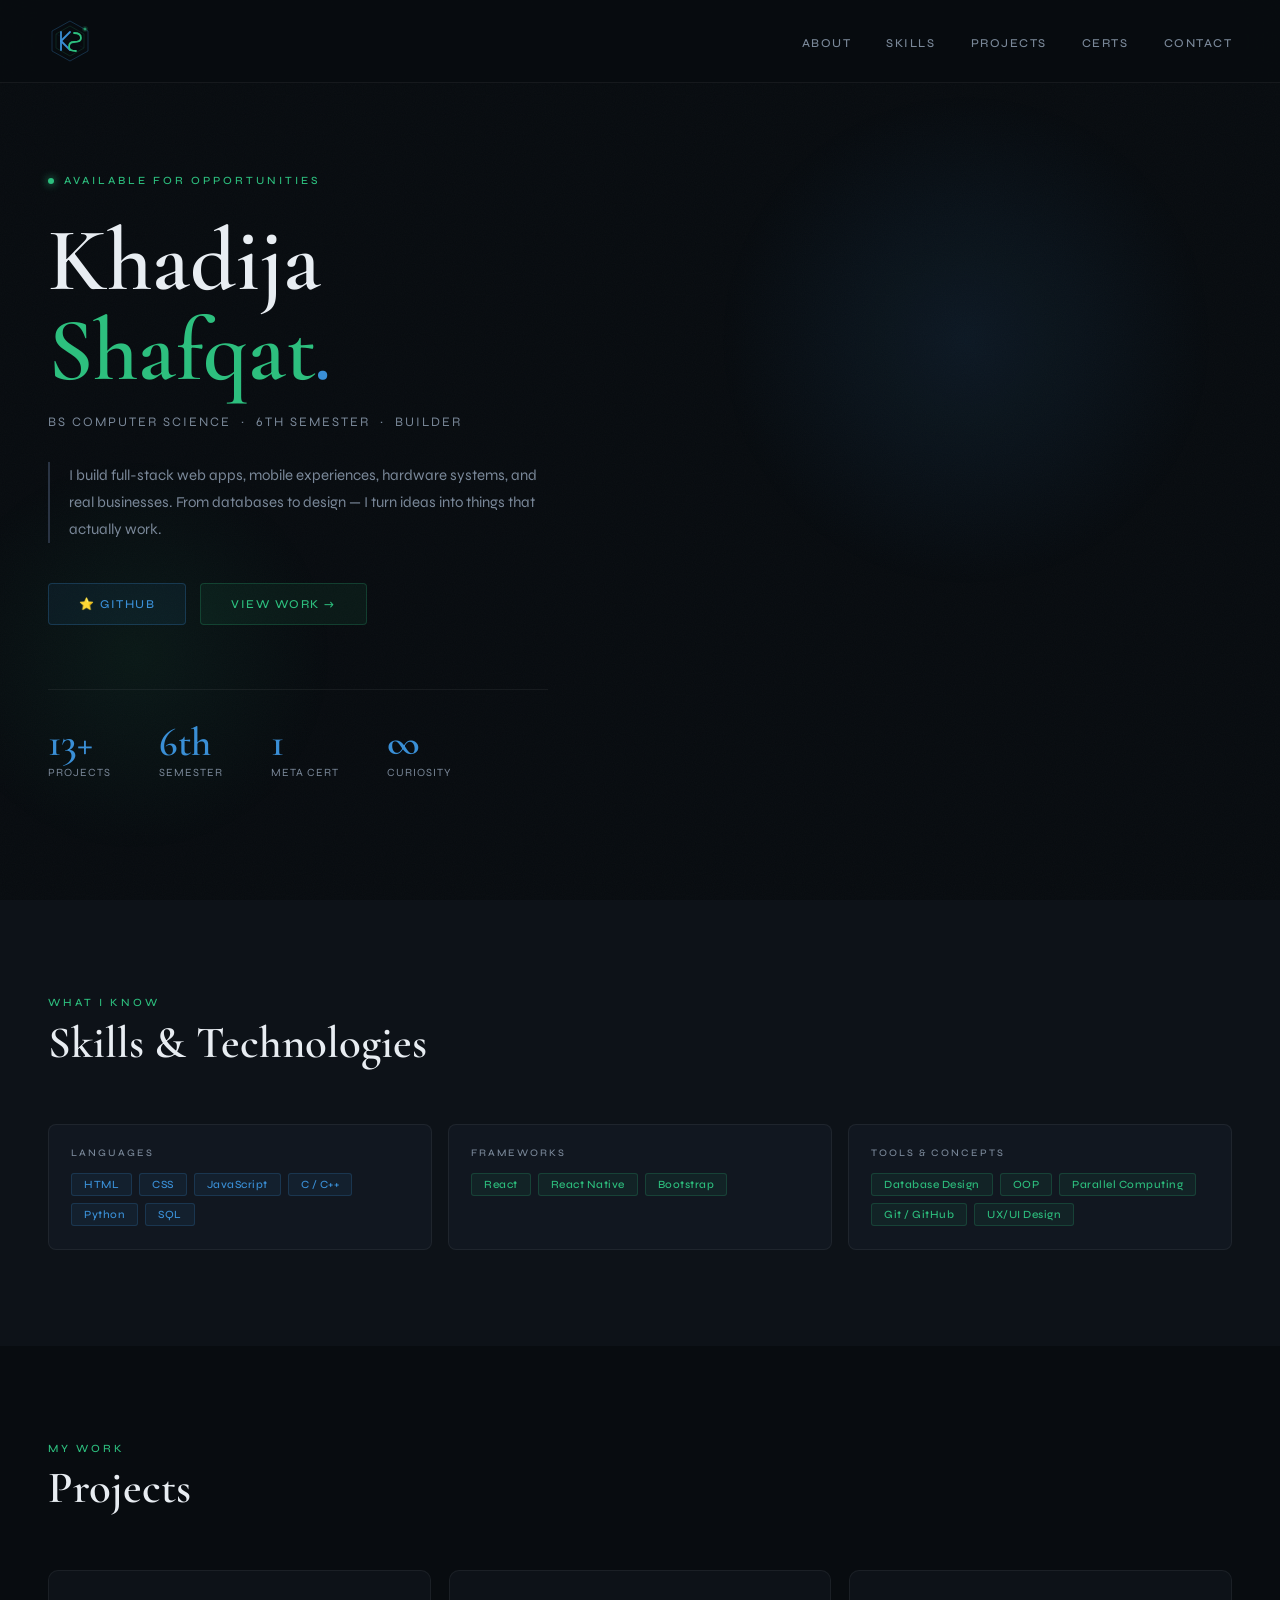
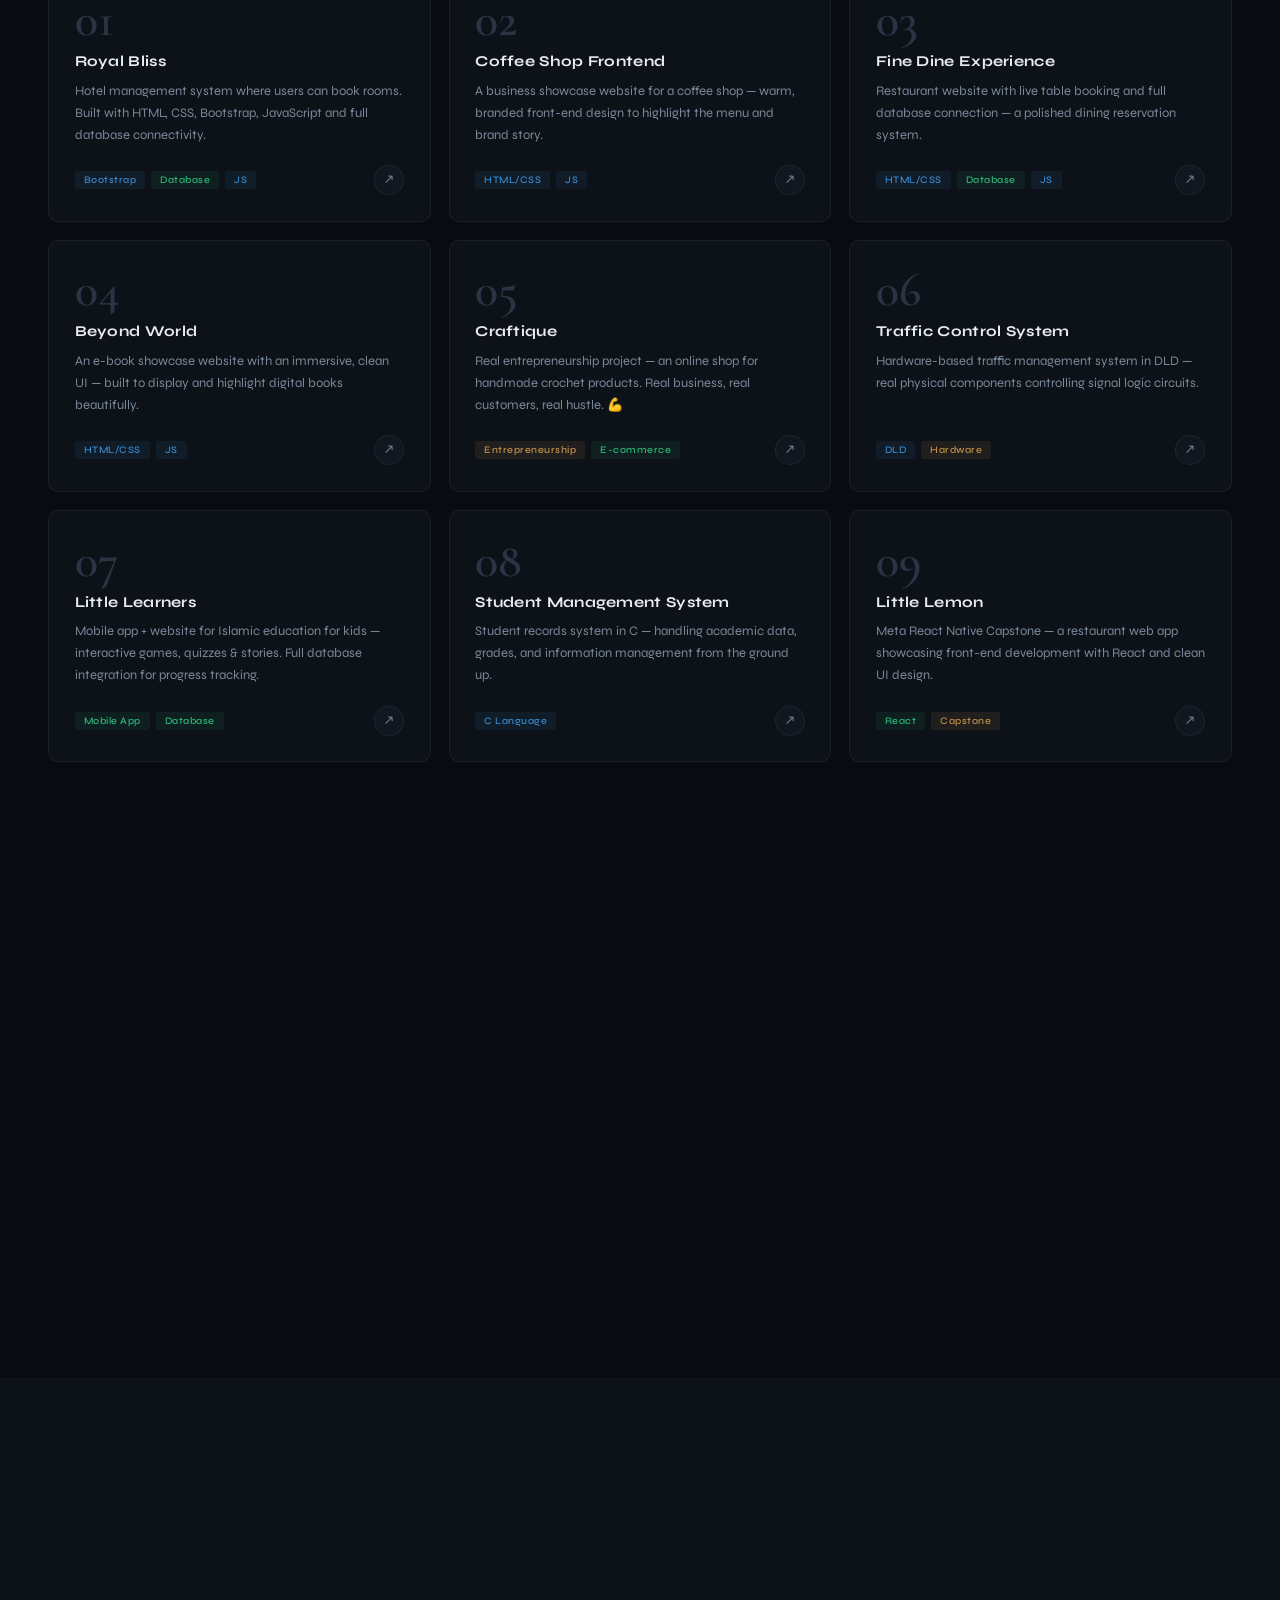
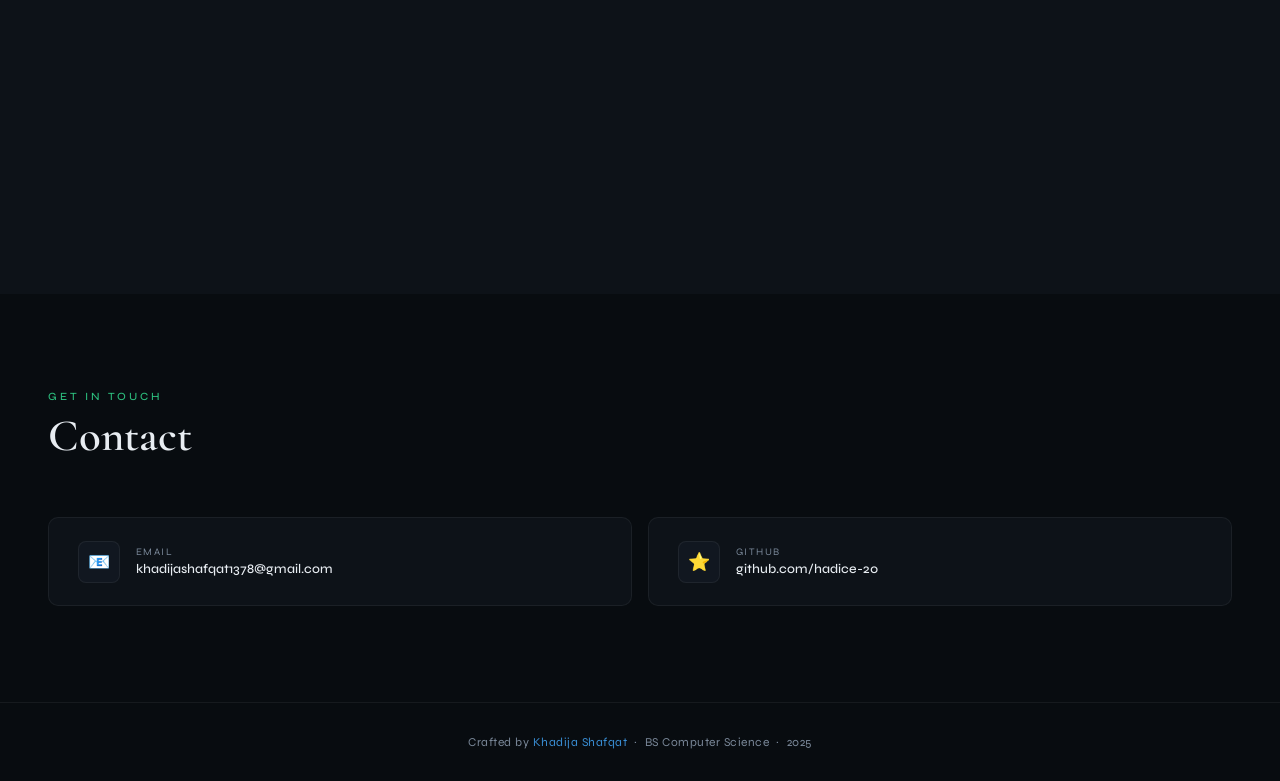
<file: index.html>
<!DOCTYPE html>
<html lang="en">
<head>
<meta charset="UTF-8">
<meta name="viewport" content="width=device-width, initial-scale=1.0">
<title>Khadija Shafqat — Portfolio</title>
<link href="https://fonts.googleapis.com/css2?family=Cormorant+Garamond:ital,wght@0,400;0,600;1,400;1,600&family=Syne:wght@400;500;700&display=swap" rel="stylesheet">
<style>
  :root {
    --bg: #080C10;
    --bg2: #0D1218;
    --bg3: #111720;
    --blue: #3A8FD6;
    --blue-glow: rgba(58,143,214,0.18);
    --blue-dim: rgba(58,143,214,0.08);
    --green: #2DBF7E;
    --green-glow: rgba(45,191,126,0.15);
    --green-dim: rgba(45,191,126,0.07);
    --gold: #C9954A;
    --text: #E8EDF2;
    --muted: #7A8899;
    --faint: #2A3444;
    --border: rgba(255,255,255,0.06);
    --border-blue: rgba(58,143,214,0.25);
    --border-green: rgba(45,191,126,0.22);
  }
  *, *::before, *::after { box-sizing: border-box; margin: 0; padding: 0; }
  html { scroll-behavior: smooth; }
  body {
    font-family: 'Syne', sans-serif;
    background: var(--bg);
    color: var(--text);
    overflow-x: hidden;
  }

  /* SCROLLBAR */
  ::-webkit-scrollbar { width: 4px; }
  ::-webkit-scrollbar-track { background: var(--bg); }
  ::-webkit-scrollbar-thumb { background: var(--blue); border-radius: 2px; }

  /* NAV */
  nav {
    position: fixed; top: 0; left: 0; right: 0; z-index: 100;
    display: flex; align-items: center; justify-content: space-between;
    padding: 1.2rem 3rem;
    background: rgba(8,12,16,0.85);
    backdrop-filter: blur(20px);
    border-bottom: 1px solid var(--border);
  }

  /* KS LOGO */
  .nav-logo {
    text-decoration: none;
    display: flex; align-items: center; justify-content: center;
    width: 44px; height: 44px;
    position: relative;
  }
  .ks-svg { width: 44px; height: 44px; }

  .nav-links { display: flex; gap: 2.2rem; list-style: none; }
  .nav-links a {
    font-size: 12px; font-weight: 500; letter-spacing: 1.5px;
    text-transform: uppercase;
    color: var(--muted); text-decoration: none;
    transition: color 0.2s;
  }
  .nav-links a:hover { color: var(--blue); }

  /* NOISE OVERLAY */
  body::before {
    content: '';
    position: fixed; inset: 0; z-index: 0; pointer-events: none;
    opacity: 0.025;
    background-image: url("data:image/svg+xml,%3Csvg viewBox='0 0 200 200' xmlns='http://www.w3.org/2000/svg'%3E%3Cfilter id='n'%3E%3CfeTurbulence type='fractalNoise' baseFrequency='0.9' numOctaves='4'/%3E%3C/filter%3E%3Crect width='100%25' height='100%25' filter='url(%23n)'/%3E%3C/svg%3E");
    background-size: 200px 200px;
  }

  /* HERO */
  .hero {
    min-height: 100vh;
    display: flex; align-items: center;
    padding: 7rem 3rem 4rem;
    position: relative; overflow: hidden; z-index: 1;
  }
  .hero-orb1 {
    position: absolute; top: 10%; right: 5%;
    width: 500px; height: 500px; border-radius: 50%;
    background: radial-gradient(circle, rgba(58,143,214,0.1) 0%, transparent 70%);
    pointer-events: none;
  }
  .hero-orb2 {
    position: absolute; bottom: 5%; left: -5%;
    width: 400px; height: 400px; border-radius: 50%;
    background: radial-gradient(circle, rgba(45,191,126,0.07) 0%, transparent 70%);
    pointer-events: none;
  }
  .hero-content { position: relative; z-index: 1; max-width: 750px; }
  .hero-eyebrow {
    display: inline-flex; align-items: center; gap: 10px;
    font-size: 11px; font-weight: 500; letter-spacing: 3px;
    text-transform: uppercase; color: var(--green);
    margin-bottom: 1.8rem;
  }
  .hero-eyebrow .dot {
    width: 6px; height: 6px; border-radius: 50%;
    background: var(--green);
    box-shadow: 0 0 8px var(--green);
    animation: pulse 2s infinite;
  }
  @keyframes pulse {
    0%, 100% { opacity: 1; transform: scale(1); }
    50% { opacity: 0.5; transform: scale(0.7); }
  }
  .hero h1 {
    font-family: 'Cormorant Garamond', serif;
    font-size: clamp(3.5rem, 7vw, 6.5rem);
    line-height: 1.0; font-weight: 600;
    color: var(--text);
    margin-bottom: 0.2rem;
  }
  .hero h1 .accent { color: var(--blue); font-style: italic; }
  .hero h1 .line2 { display: block; color: var(--green); }
  .hero-sub {
    font-size: 13px; letter-spacing: 2px; text-transform: uppercase;
    color: var(--muted); margin: 1.2rem 0 2rem;
  }
  .hero-desc {
    font-size: 15px; line-height: 1.8; color: var(--muted);
    max-width: 500px; margin-bottom: 2.5rem;
    border-left: 2px solid var(--faint); padding-left: 1.2rem;
  }
  .hero-btns { display: flex; gap: 14px; flex-wrap: wrap; }
  .btn-glow {
    display: inline-flex; align-items: center; gap: 8px;
    padding: 13px 30px; border-radius: 4px;
    font-size: 12px; font-weight: 500; letter-spacing: 1.5px;
    text-transform: uppercase; text-decoration: none; cursor: pointer;
    transition: all 0.25s;
  }
  .btn-blue {
    background: var(--blue-dim); color: var(--blue);
    border: 1px solid var(--border-blue);
  }
  .btn-blue:hover {
    background: rgba(58,143,214,0.18);
    box-shadow: 0 0 20px rgba(58,143,214,0.25);
  }
  .btn-green {
    background: var(--green-dim); color: var(--green);
    border: 1px solid var(--border-green);
  }
  .btn-green:hover {
    background: rgba(45,191,126,0.15);
    box-shadow: 0 0 20px rgba(45,191,126,0.2);
  }
  .hero-stats {
    display: flex; gap: 3rem; margin-top: 4rem;
    padding-top: 2rem; border-top: 1px solid var(--border);
  }
  .stat-num {
    font-family: 'Cormorant Garamond', serif;
    font-size: 2.5rem; font-weight: 600; line-height: 1;
    color: var(--blue);
  }
  .stat-label { font-size: 11px; letter-spacing: 1px; color: var(--muted); margin-top: 4px; text-transform: uppercase; }

  /* SECTIONS */
  section { padding: 6rem 3rem; position: relative; z-index: 1; }
  .section-header { margin-bottom: 3.5rem; }
  .section-tag {
    font-size: 11px; font-weight: 500; letter-spacing: 3px;
    text-transform: uppercase; color: var(--green);
    margin-bottom: 0.6rem; display: block;
  }
  .section-title {
    font-family: 'Cormorant Garamond', serif;
    font-size: 2.8rem; font-weight: 600; color: var(--text);
    line-height: 1.1;
  }

  /* SKILLS */
  #skills { background: var(--bg2); }
  .skills-container { display: grid; grid-template-columns: repeat(auto-fit, minmax(210px, 1fr)); gap: 16px; }
  .skill-group {
    background: var(--bg3); border-radius: 8px;
    padding: 1.4rem; border: 1px solid var(--border);
    transition: border-color 0.2s;
  }
  .skill-group:hover { border-color: var(--border-blue); }
  .skill-group-title {
    font-size: 10px; font-weight: 500; letter-spacing: 2px;
    text-transform: uppercase; color: var(--muted); margin-bottom: 14px;
  }
  .skill-pills { display: flex; flex-wrap: wrap; gap: 7px; }
  .pill {
    font-size: 11px; font-weight: 500; letter-spacing: 0.5px;
    padding: 4px 12px; border-radius: 3px;
    background: var(--blue-dim); color: var(--blue);
    border: 1px solid rgba(58,143,214,0.2);
  }
  .pill.g { background: var(--green-dim); color: var(--green); border-color: rgba(45,191,126,0.2); }

  /* PROJECTS */
  .projects-grid { display: grid; grid-template-columns: repeat(auto-fill, minmax(300px, 1fr)); gap: 18px; }
  .proj-card {
    background: var(--bg2); border-radius: 10px;
    border: 1px solid var(--border); padding: 1.6rem;
    display: flex; flex-direction: column;
    position: relative; overflow: hidden;
    transition: transform 0.25s, border-color 0.25s;
  }
  .proj-card:hover { transform: translateY(-5px); border-color: var(--border-blue); }
  .proj-card:hover .proj-glow { opacity: 1; }
  .proj-glow {
    position: absolute; top: 0; left: 0; right: 0; height: 1px;
    background: linear-gradient(90deg, transparent, var(--blue), var(--green), transparent);
    opacity: 0; transition: opacity 0.3s;
  }
  .proj-num {
    font-family: 'Cormorant Garamond', serif;
    font-size: 3rem; font-weight: 600;
    color: var(--faint); line-height: 1;
    margin-bottom: 0.5rem; user-select: none;
  }
  .proj-name {
    font-size: 15px; font-weight: 700; color: var(--text);
    margin-bottom: 0.6rem; letter-spacing: 0.3px;
  }
  .proj-desc {
    font-size: 13px; color: var(--muted); line-height: 1.7;
    margin-bottom: 1.2rem; flex: 1;
  }
  .proj-footer { display: flex; align-items: center; justify-content: space-between; }
  .proj-tags { display: flex; gap: 6px; flex-wrap: wrap; }
  .tag {
    font-size: 10px; font-weight: 500; letter-spacing: 0.5px;
    padding: 3px 9px; border-radius: 2px;
  }
  .tag.b { background: var(--blue-dim); color: var(--blue); }
  .tag.g { background: var(--green-dim); color: var(--green); }
  .tag.gold { background: rgba(201,149,74,0.1); color: var(--gold); }
  .proj-link {
    width: 30px; height: 30px; border-radius: 50%;
    display: flex; align-items: center; justify-content: center;
    background: var(--bg3); color: var(--muted); border: 1px solid var(--border);
    text-decoration: none; font-size: 13px; flex-shrink: 0;
    transition: all 0.2s;
  }
  .proj-link:hover { border-color: var(--blue); color: var(--blue); box-shadow: 0 0 10px var(--blue-glow); }

  /* CERT */
  #certificates { background: var(--bg2); }
  .cert-card {
    display: flex; gap: 2rem; align-items: flex-start;
    background: var(--bg3); border-radius: 12px;
    border: 1px solid var(--border-blue);
    padding: 2rem; max-width: 720px;
    position: relative; overflow: hidden;
    box-shadow: 0 0 40px rgba(58,143,214,0.07);
  }
  .cert-card::after {
    content: '';
    position: absolute; top: 0; left: 0; right: 0; height: 2px;
    background: linear-gradient(90deg, var(--blue), var(--green));
  }
  .cert-logo {
    width: 56px; height: 56px; border-radius: 10px;
    background: #000; display: flex; align-items: center;
    justify-content: center; flex-shrink: 0;
    border: 1px solid var(--border);
    font-size: 1.5rem; font-weight: 700; color: #fff;
    font-family: 'Syne', sans-serif;
  }
  .cert-issuer { font-size: 10px; letter-spacing: 2px; text-transform: uppercase; color: var(--green); margin-bottom: 5px; }
  .cert-name {
    font-family: 'Cormorant Garamond', serif;
    font-size: 1.6rem; font-weight: 600; color: var(--text); margin-bottom: 4px;
  }
  .cert-date { font-size: 12px; color: var(--muted); margin-bottom: 12px; }
  .cert-courses { display: flex; flex-wrap: wrap; gap: 7px; }
  .cert-course {
    font-size: 11px; padding: 4px 11px; border-radius: 3px;
    background: var(--blue-dim); color: var(--blue);
    border: 1px solid rgba(58,143,214,0.15);
  }

  /* CONTACT */
  .contact-row { display: flex; gap: 16px; flex-wrap: wrap; }
  .contact-card {
    display: flex; align-items: center; gap: 16px;
    background: var(--bg2); border: 1px solid var(--border);
    border-radius: 10px; padding: 1.4rem 1.8rem;
    text-decoration: none; flex: 1; min-width: 220px;
    transition: all 0.2s;
  }
  .contact-card:hover { border-color: var(--border-green); box-shadow: 0 0 20px var(--green-glow); }
  .contact-icon {
    width: 42px; height: 42px; border-radius: 8px;
    display: flex; align-items: center; justify-content: center;
    font-size: 18px; flex-shrink: 0;
    background: var(--bg3); border: 1px solid var(--border);
  }
  .contact-label { font-size: 10px; letter-spacing: 1.5px; text-transform: uppercase; color: var(--muted); margin-bottom: 3px; }
  .contact-value { font-size: 13px; font-weight: 500; color: var(--text); }

  footer {
    text-align: center; padding: 2rem;
    border-top: 1px solid var(--border);
    font-size: 12px; color: var(--muted); letter-spacing: 0.5px;
    position: relative; z-index: 1;
  }
  footer span { color: var(--blue); }

  .fade-up { opacity: 0; transform: translateY(28px); transition: opacity 0.7s ease, transform 0.7s ease; }
  .fade-up.visible { opacity: 1; transform: translateY(0); }

  @media (max-width: 640px) {
    nav { padding: 1rem 1.4rem; }
    .nav-links { display: none; }
    .hero, section { padding-left: 1.4rem; padding-right: 1.4rem; }
    .hero-stats { gap: 1.8rem; flex-wrap: wrap; }
    .cert-card { flex-direction: column; }
  }
</style>
</head>
<body>

<nav>
  <a href="#" class="nav-logo" aria-label="Khadija Shafqat">
    <svg class="ks-svg" viewBox="0 0 44 44" fill="none" xmlns="http://www.w3.org/2000/svg">
      <!-- Outer hexagon ring -->
      <polygon points="22,2 40,12 40,32 22,42 4,32 4,12" fill="none" stroke="rgba(58,143,214,0.35)" stroke-width="0.8"/>
      <!-- Inner hexagon -->
      <polygon points="22,7 36,15 36,29 22,37 8,29 8,15" fill="none" stroke="rgba(45,191,126,0.25)" stroke-width="0.6"/>
      <!-- Diagonal accent line -->
      <line x1="8" y1="15" x2="36" y2="29" stroke="rgba(58,143,214,0.12)" stroke-width="0.5"/>
      <!-- K letterform -->
      <line x1="13" y1="13" x2="13" y2="31" stroke="#3A8FD6" stroke-width="1.8" stroke-linecap="round"/>
      <line x1="13" y1="22" x2="22" y2="13" stroke="#3A8FD6" stroke-width="1.8" stroke-linecap="round"/>
      <line x1="13" y1="22" x2="22" y2="31" stroke="#3A8FD6" stroke-width="1.8" stroke-linecap="round"/>
      <!-- S letterform -->
      <path d="M26 14 Q33 14 33 19 Q33 23 26 23 Q21 23 21 28 Q21 32 28 32" fill="none" stroke="#2DBF7E" stroke-width="1.8" stroke-linecap="round"/>
      <!-- Glow dot top-right -->
      <circle cx="37" cy="10" r="1.5" fill="#2DBF7E" opacity="0.7"/>
      <circle cx="37" cy="10" r="3" fill="#2DBF7E" opacity="0.15"/>
    </svg>
  </a>
  <ul class="nav-links">
    <li><a href="#about">About</a></li>
    <li><a href="#skills">Skills</a></li>
    <li><a href="#projects">Projects</a></li>
    <li><a href="#certificates">Certs</a></li>
    <li><a href="#contact">Contact</a></li>
  </ul>
</nav>

<!-- HERO -->
<section class="hero" id="about">
  <div class="hero-orb1"></div>
  <div class="hero-orb2"></div>
  <div class="hero-content">
    <div class="hero-eyebrow"><span class="dot"></span> Available for opportunities</div>
    <h1>Khadija<span class="line2">Shafqat<span class="accent">.</span></span></h1>
    <p class="hero-sub">BS Computer Science &nbsp;·&nbsp; 6th Semester &nbsp;·&nbsp; Builder</p>
    <p class="hero-desc">
      I build full-stack web apps, mobile experiences, hardware systems, and real businesses. From databases to design — I turn ideas into things that actually work.
    </p>
    <div class="hero-btns">
      <a href="https://github.com/hadice-20" target="_blank" class="btn-glow btn-blue">⭐ GitHub</a>
      <a href="#projects" class="btn-glow btn-green">View Work →</a>
    </div>
    <div class="hero-stats">
      <div><div class="stat-num">13+</div><div class="stat-label">Projects</div></div>
      <div><div class="stat-num">6th</div><div class="stat-label">Semester</div></div>
      <div><div class="stat-num">1</div><div class="stat-label">Meta Cert</div></div>
      <div><div class="stat-num">∞</div><div class="stat-label">Curiosity</div></div>
    </div>
  </div>
</section>

<!-- SKILLS -->
<section id="skills">
  <div class="section-header fade-up">
    <span class="section-tag">What I know</span>
    <div class="section-title">Skills & Technologies</div>
  </div>
  <div class="skills-container fade-up">
    <div class="skill-group">
      <div class="skill-group-title">Languages</div>
      <div class="skill-pills">
        <span class="pill">HTML</span><span class="pill">CSS</span>
        <span class="pill">JavaScript</span><span class="pill">C / C++</span>
        <span class="pill">Python</span><span class="pill">SQL</span>
      </div>
    </div>
    <div class="skill-group">
      <div class="skill-group-title">Frameworks</div>
      <div class="skill-pills">
        <span class="pill g">React</span><span class="pill g">React Native</span>
        <span class="pill g">Bootstrap</span>
      </div>
    </div>
    <div class="skill-group">
      <div class="skill-group-title">Tools & Concepts</div>
      <div class="skill-pills">
        <span class="pill g">Database Design</span><span class="pill g">OOP</span>
        <span class="pill g">Parallel Computing</span>
        <span class="pill g">Git / GitHub</span><span class="pill g">UX/UI Design</span>
      </div>
    </div>
  </div>
</section>

<!-- PROJECTS -->
<section id="projects">
  <div class="section-header fade-up">
    <span class="section-tag">My Work</span>
    <div class="section-title">Projects</div>
  </div>
  <div class="projects-grid">

    <div class="proj-card fade-up">
      <div class="proj-glow"></div>
      <div class="proj-num">01</div>
      <div class="proj-name">Royal Bliss</div>
      <div class="proj-desc">Hotel management system where users can book rooms. Built with HTML, CSS, Bootstrap, JavaScript and full database connectivity.</div>
      <div class="proj-footer">
        <div class="proj-tags"><span class="tag b">Bootstrap</span><span class="tag g">Database</span><span class="tag b">JS</span></div>
        <a href="https://github.com/hadice-20" target="_blank" class="proj-link">↗</a>
      </div>
    </div>

    <div class="proj-card fade-up">
      <div class="proj-glow"></div>
      <div class="proj-num">02</div>
      <div class="proj-name">Coffee Shop Frontend</div>
      <div class="proj-desc">A business showcase website for a coffee shop — warm, branded front-end design to highlight the menu and brand story.</div>
      <div class="proj-footer">
        <div class="proj-tags"><span class="tag b">HTML/CSS</span><span class="tag b">JS</span></div>
        <a href="https://github.com/hadice-20" target="_blank" class="proj-link">↗</a>
      </div>
    </div>

    <div class="proj-card fade-up">
      <div class="proj-glow"></div>
      <div class="proj-num">03</div>
      <div class="proj-name">Fine Dine Experience</div>
      <div class="proj-desc">Restaurant website with live table booking and full database connection — a polished dining reservation system.</div>
      <div class="proj-footer">
        <div class="proj-tags"><span class="tag b">HTML/CSS</span><span class="tag g">Database</span><span class="tag b">JS</span></div>
        <a href="https://github.com/hadice-20" target="_blank" class="proj-link">↗</a>
      </div>
    </div>

    <div class="proj-card fade-up">
      <div class="proj-glow"></div>
      <div class="proj-num">04</div>
      <div class="proj-name">Beyond World</div>
      <div class="proj-desc">An e-book showcase website with an immersive, clean UI — built to display and highlight digital books beautifully.</div>
      <div class="proj-footer">
        <div class="proj-tags"><span class="tag b">HTML/CSS</span><span class="tag b">JS</span></div>
        <a href="https://github.com/hadice-20" target="_blank" class="proj-link">↗</a>
      </div>
    </div>

    <div class="proj-card fade-up">
      <div class="proj-glow"></div>
      <div class="proj-num">05</div>
      <div class="proj-name">Craftique</div>
      <div class="proj-desc">Real entrepreneurship project — an online shop for handmade crochet products. Real business, real customers, real hustle. 💪</div>
      <div class="proj-footer">
        <div class="proj-tags"><span class="tag gold">Entrepreneurship</span><span class="tag g">E-commerce</span></div>
        <a href="https://github.com/hadice-20" target="_blank" class="proj-link">↗</a>
      </div>
    </div>

    <div class="proj-card fade-up">
      <div class="proj-glow"></div>
      <div class="proj-num">06</div>
      <div class="proj-name">Traffic Control System</div>
      <div class="proj-desc">Hardware-based traffic management system in DLD — real physical components controlling signal logic circuits.</div>
      <div class="proj-footer">
        <div class="proj-tags"><span class="tag b">DLD</span><span class="tag gold">Hardware</span></div>
        <a href="https://github.com/hadice-20" target="_blank" class="proj-link">↗</a>
      </div>
    </div>

    <div class="proj-card fade-up">
      <div class="proj-glow"></div>
      <div class="proj-num">07</div>
      <div class="proj-name">Little Learners</div>
      <div class="proj-desc">Mobile app + website for Islamic education for kids — interactive games, quizzes & stories. Full database integration for progress tracking.</div>
      <div class="proj-footer">
        <div class="proj-tags"><span class="tag g">Mobile App</span><span class="tag g">Database</span></div>
        <a href="https://github.com/hadice-20" target="_blank" class="proj-link">↗</a>
      </div>
    </div>

    <div class="proj-card fade-up">
      <div class="proj-glow"></div>
      <div class="proj-num">08</div>
      <div class="proj-name">Student Management System</div>
      <div class="proj-desc">Student records system in C — handling academic data, grades, and information management from the ground up.</div>
      <div class="proj-footer">
        <div class="proj-tags"><span class="tag b">C Language</span></div>
        <a href="https://github.com/hadice-20" target="_blank" class="proj-link">↗</a>
      </div>
    </div>

    <div class="proj-card fade-up">
      <div class="proj-glow"></div>
      <div class="proj-num">09</div>
      <div class="proj-name">Little Lemon</div>
      <div class="proj-desc">Meta React Native Capstone — a restaurant web app showcasing front-end development with React and clean UI design.</div>
      <div class="proj-footer">
        <div class="proj-tags"><span class="tag g">React</span><span class="tag gold">Capstone</span></div>
        <a href="https://github.com/hadice-20/Little-Lemon" target="_blank" class="proj-link">↗</a>
      </div>
    </div>

    <div class="proj-card fade-up">
      <div class="proj-glow"></div>
      <div class="proj-num">10</div>
      <div class="proj-name">Parallel Computing Project</div>
      <div class="proj-desc">Exploring parallel processing and performance optimization using Python and Jupyter Notebook for efficient data computation.</div>
      <div class="proj-footer">
        <div class="proj-tags"><span class="tag g">Python</span><span class="tag g">Jupyter</span></div>
        <a href="https://github.com/hadice-20/Parallel-Project" target="_blank" class="proj-link">↗</a>
      </div>
    </div>

    <div class="proj-card fade-up">
      <div class="proj-glow"></div>
      <div class="proj-num">11</div>
      <div class="proj-name">Advance DBMS</div>
      <div class="proj-desc">Advanced database management final project — schema design, complex queries, and efficient relational data handling.</div>
      <div class="proj-footer">
        <div class="proj-tags"><span class="tag g">SQL</span><span class="tag g">Database</span></div>
        <a href="https://github.com/hadice-20/Advance-DBMS" target="_blank" class="proj-link">↗</a>
      </div>
    </div>

    <div class="proj-card fade-up">
      <div class="proj-glow"></div>
      <div class="proj-num">12</div>
      <div class="proj-name">OOP Final Project</div>
      <div class="proj-desc">Object-oriented programming principles in C++ — classes, inheritance, encapsulation, and polymorphism demonstrated end-to-end.</div>
      <div class="proj-footer">
        <div class="proj-tags"><span class="tag b">C++</span><span class="tag b">OOP</span></div>
        <a href="https://github.com/hadice-20/Object-oriented-Programming" target="_blank" class="proj-link">↗</a>
      </div>
    </div>

    <div class="proj-card fade-up">
      <div class="proj-glow"></div>
      <div class="proj-num">13</div>
      <div class="proj-name">Programming Fundamentals</div>
      <div class="proj-desc">Core programming concepts final project — logic building, algorithms, and problem-solving fundamentals in C/C++.</div>
      <div class="proj-footer">
        <div class="proj-tags"><span class="tag b">C / C++</span><span class="tag b">Algorithms</span></div>
        <a href="https://github.com/hadice-20/Programming-Fundamentals" target="_blank" class="proj-link">↗</a>
      </div>
    </div>

  </div>
</section>

<!-- CERTIFICATES -->
<section id="certificates">
  <div class="section-header fade-up">
    <span class="section-tag">Credentials</span>
    <div class="section-title">Certificates</div>
  </div>
  <div class="cert-card fade-up">
    <div class="cert-logo">M</div>
    <div class="cert-info">
      <div class="cert-issuer">Meta · Coursera Specialization</div>
      <div class="cert-name">Meta React Native</div>
      <div class="cert-date">Completed June 5, 2025 &nbsp;·&nbsp; 8 Courses</div>
      <div class="cert-courses">
        <span class="cert-course">Intro to Mobile Dev</span>
        <span class="cert-course">JavaScript</span>
        <span class="cert-course">Version Control</span>
        <span class="cert-course">React Basics</span>
        <span class="cert-course">React Native</span>
        <span class="cert-course">Working with Data</span>
        <span class="cert-course">UX/UI Design</span>
        <span class="cert-course">Capstone App</span>
      </div>
    </div>
  </div>
</section>

<!-- CONTACT -->
<section id="contact">
  <div class="section-header fade-up">
    <span class="section-tag">Get in touch</span>
    <div class="section-title">Contact</div>
  </div>
  <div class="contact-row fade-up">
    <a href="mailto:khadijashafqat1378@gmail.com" class="contact-card">
      <div class="contact-icon">📧</div>
      <div>
        <div class="contact-label">Email</div>
        <div class="contact-value">khadijashafqat1378@gmail.com</div>
      </div>
    </a>
    <a href="https://github.com/hadice-20" target="_blank" class="contact-card">
      <div class="contact-icon">⭐</div>
      <div>
        <div class="contact-label">GitHub</div>
        <div class="contact-value">github.com/hadice-20</div>
      </div>
    </a>
  </div>
</section>

<footer>
  Crafted by <span>Khadija Shafqat</span> &nbsp;·&nbsp; BS Computer Science &nbsp;·&nbsp; 2025
</footer>

<script>
  const obs = new IntersectionObserver((entries) => {
    entries.forEach((e, i) => {
      if (e.isIntersecting) setTimeout(() => e.target.classList.add('visible'), i * 90);
    });
  }, { threshold: 0.08 });
  document.querySelectorAll('.fade-up').forEach(el => obs.observe(el));
</script>
</body>
</html>
</file>
